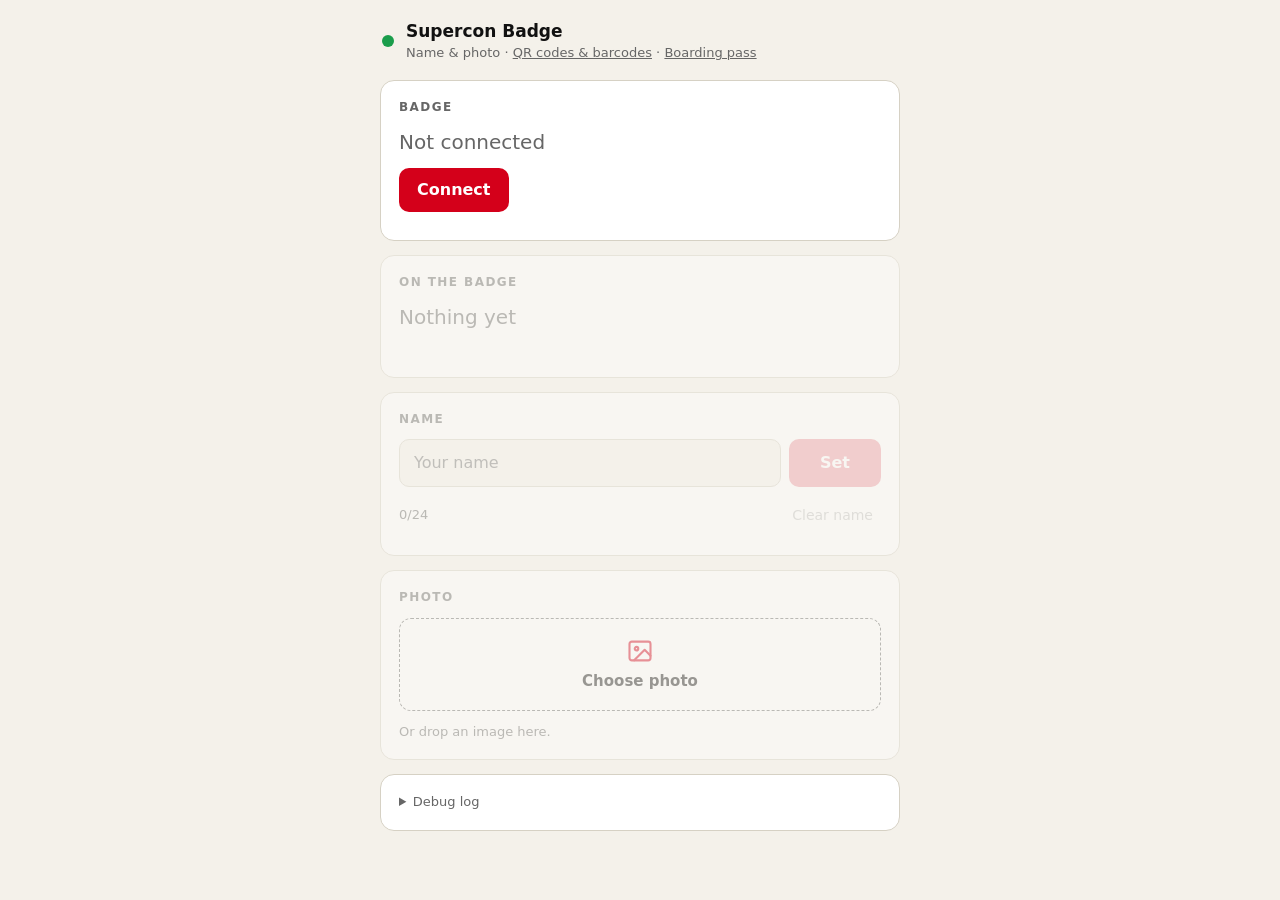
<file: web/webnametag/index.html>
<!DOCTYPE html><html lang=en><head><meta charset=utf-8>
<meta name=viewport content='width=device-width,initial-scale=1,viewport-fit=cover'>
<meta name=color-scheme content='light dark'><title>Badge Nametag</title><link rel=icon href=data:,>
<link rel=stylesheet href=style.css?v=6></head><body><main>
<header><i id=dot></i><div><h1>Supercon Badge</h1><p>Name &amp; photo &middot; <a href=codes.html style='color:inherit'>QR codes &amp; barcodes</a> &middot; <a href=pass.html style='color:inherit'>Boarding pass</a></p></div></header>
<section id=bsec><h2>Badge</h2><p class='cur e' id=bn>Not connected</p>
<form id=cf class=row style='margin-top:12px'><button id=cb type=button>Connect</button></form>
<p class=hint id=ch style='margin-top:10px'></p></section>
<section data-gate><h2>On the badge</h2><p class=cur id=cur></p>
<p class=sub id=sub aria-live=polite><i class=sp></i><span id=sm></span></p></section>
<section data-gate><h2>Name</h2>
<form id=nf method=POST action=/ class=row><input id=ni type=text name=name maxlength=24 placeholder='Your name'
autocomplete=off enterkeyhint=send aria-label=Name><button id=sn>Set</button></form>
<div class=nr><span class=hint id=cn></span><button type=button id=cl class=t>Clear name</button></div></section>
<section id=ps data-gate><h2>Photo</h2><div class=pk>
<input id=f class=v type=file accept='image/*,.heic,.heif'><label for=f><svg viewBox='0 0 24 24'><rect x='3' y='4' width='18' height='16' rx='2'/><circle cx='9' cy='10' r='1.5'/><path d='M21 16l-5-5-9 9'/></svg>Choose photo</label>
<input id=fc class=v type=file accept='image/*' capture=environment><label for=fc id=lc><svg viewBox='0 0 24 24'><path d='M4 8h3l2-3h6l2 3h3v12H4z'/><circle cx='12' cy='13' r='3.5'/></svg>Take photo</label></div>
<p class='hint dh'>Or drop an image here.</p></section>
<section id=dbs><details><summary class=hint>Debug log</summary>
<pre id=dbg style='font:12px/1.4 ui-monospace,Menlo,monospace;white-space:pre-wrap;word-break:break-all;max-height:45vh;overflow:auto;user-select:text;-webkit-user-select:text;margin:10px 0'></pre>
<button type=button id=dbc class=g>Copy log</button></details></section></main>
<div id=sh role=dialog aria-modal=true aria-label='Photo editor'>
<div class=bar><button id=cx type=button class=g>Cancel</button>
<b id=ttl></b>
<button id=ss type=button>Next</button></div>
<div id=pg><i></i></div>
<div id=stg><canvas id=c width=480 height=336></canvas><canvas id=pv width=960 height=672 style='display:none'></canvas>
<div id=ld>Rendering preview...</div></div>
<div class=ctl id=ctl><p class=hint id=hn></p>
<label id=zr><span>Zoom</span><input type=range id=z min=0 max=100 value=0></label>
<div id=cs><div class=seg><button id=bw type=button aria-pressed=false>Black &amp; white</button><button id=br type=button aria-pressed=true>B/W + red</button></div>
<label id=rr><span>Red amount</span><input type=range id=rs min=0 max=100 value=50></label></div></div></div>
<div id=ov><div role=alertdialog aria-modal=true><p id=ovt></p><button id=ovb>OK</button></div></div>
<div id=toast role=status></div>
<script src=ble.js?v=6></script><script src=app.js?v=6></script></body></html>
</file>
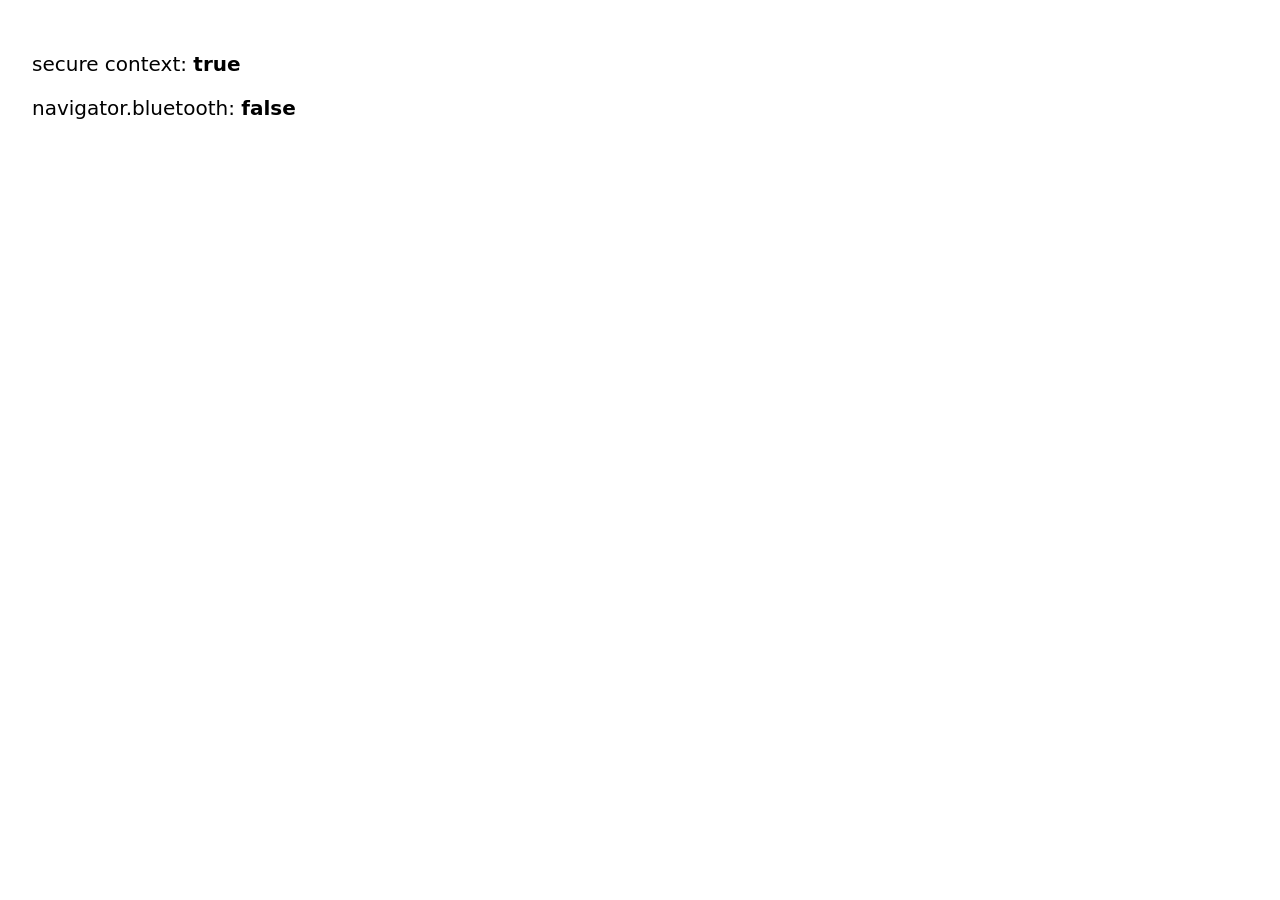
<file: web/webnametag/bt-test.html>
<!doctype html><meta charset=utf-8><meta name=viewport content="width=device-width,initial-scale=1">
<title>BT test</title>
<body style="font:20px system-ui;padding:24px">
<p>secure context: <b id=a></b></p>
<p>navigator.bluetooth: <b id=b></b></p>
<script>
a.textContent=String(window.isSecureContext);
b.textContent=String(!!navigator.bluetooth);
</script>
</file>
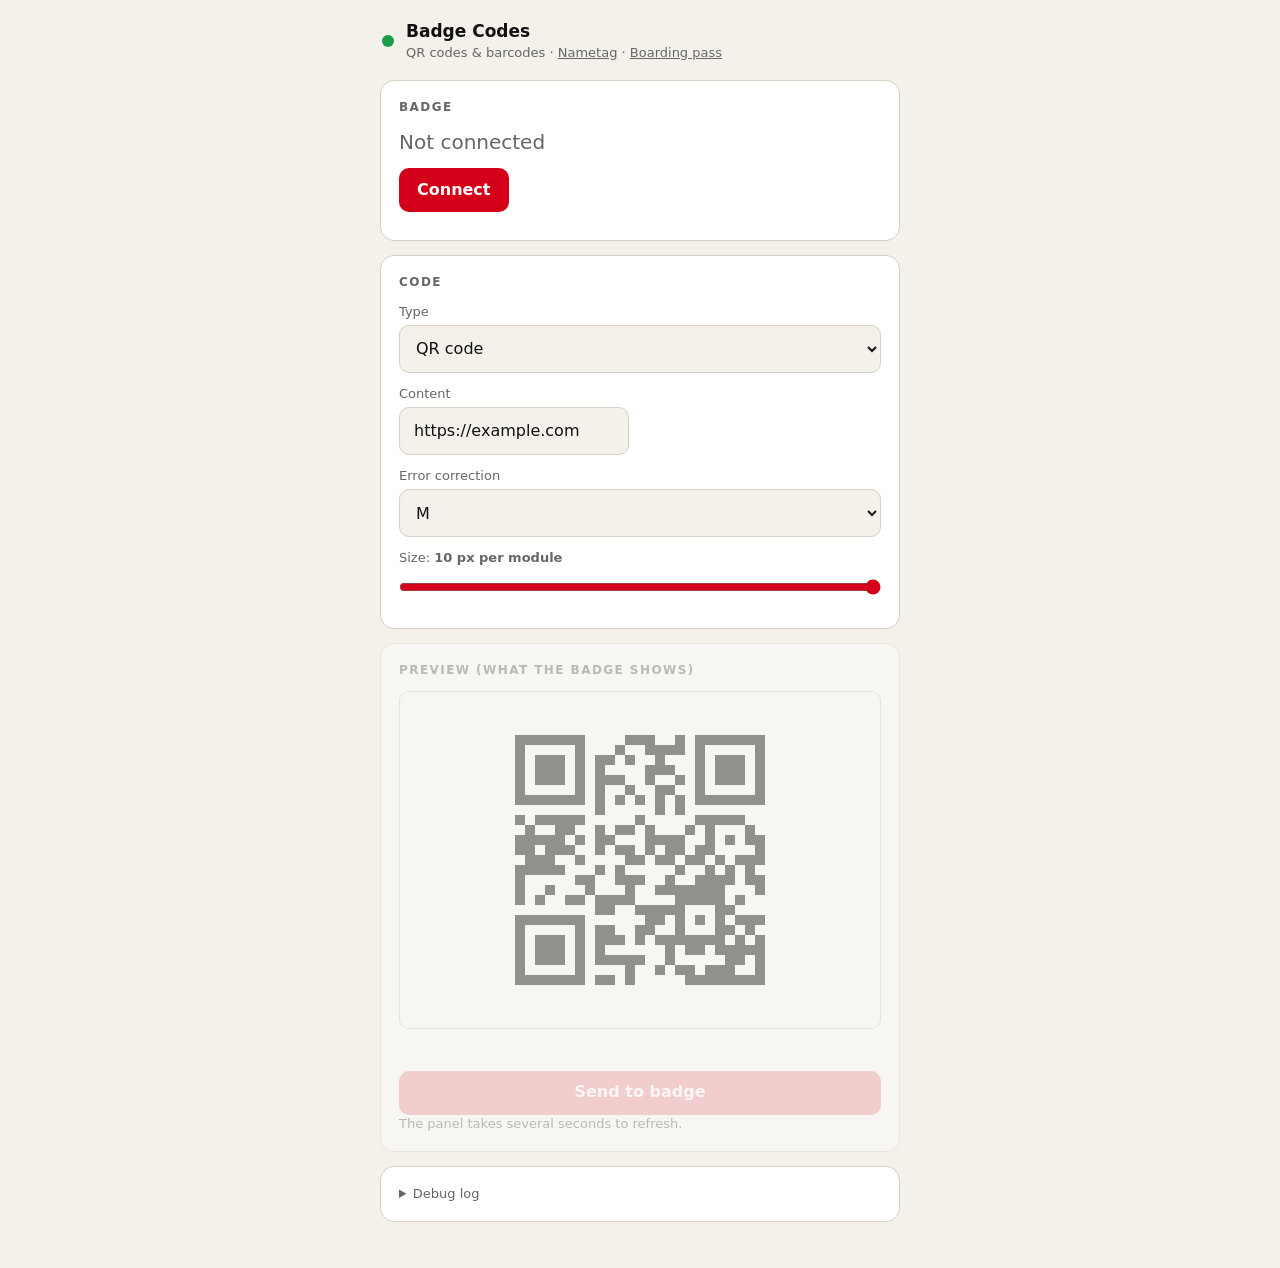
<file: web/webnametag/codes.html>
<!DOCTYPE html><html lang=en><head><meta charset=utf-8>
<meta name=viewport content='width=device-width,initial-scale=1,viewport-fit=cover'>
<meta name=color-scheme content='light dark'><title>Badge Codes</title><link rel=icon href=data:,>
<link rel=stylesheet href=style.css?v=6></head><body><main>
<header><i id=dot></i><div><h1>Badge Codes</h1><p>QR codes &amp; barcodes &middot; <a href=./ style='color:inherit'>Nametag</a> &middot; <a href=pass.html style='color:inherit'>Boarding pass</a></p></div></header>
<section id=bsec><h2>Badge</h2><p class='cur e' id=bn>Not connected</p>
<form class=row style='margin-top:12px'><button id=cb type=button>Connect</button></form>
<p class=hint id=ch style='margin-top:10px'></p></section>
<section><h2>Code</h2>
<label class=f for=fmt>Type</label><select id=fmt>
<option value=qrcode>QR code</option><option value=pdf417>PDF417</option><option value=datamatrix>Data Matrix</option>
<option value=azteccode>Aztec</option><option value=code128>Code 128</option><option value=code39>Code 39</option>
<option value=ean13>EAN-13</option><option value=ean8>EAN-8</option><option value=upca>UPC-A</option>
<option value=interleaved2of5>Interleaved 2 of 5</option></select>
<label class=f for=txt>Content</label><input id=txt type=text value='https://example.com' autocomplete=off autocapitalize=off spellcheck=false>
<div id=ecw><label class=f for=ec>Error correction</label><select id=ec></select></div>
<label class=f for=sz>Size: <b id=szv></b></label><input id=sz type=range min=1 max=1 value=1></section>
<section data-gate><h2>Preview (what the badge shows)</h2><canvas id=cv width=960 height=672></canvas>
<p id=msg role=status></p><button id=go type=button style='width:100%;margin-top:12px'>Send to badge</button>
<p class=hint>The panel takes several seconds to refresh.</p></section>
<section id=dbs><details><summary class=hint>Debug log</summary>
<pre id=dbg style='font:12px/1.4 ui-monospace,Menlo,monospace;white-space:pre-wrap;word-break:break-all;max-height:45vh;overflow:auto;user-select:text;-webkit-user-select:text;margin:10px 0'></pre>
<button type=button id=dbc class=g>Copy log</button></details></section></main>
<div id=ov><div role=alertdialog aria-modal=true><p id=ovt></p><button id=ovb>OK</button></div></div>
<div id=toast role=status></div>
<script src=bwip.js></script><script src=ble.js?v=6></script><script src=codes.js?v=6></script></body></html>
</file>
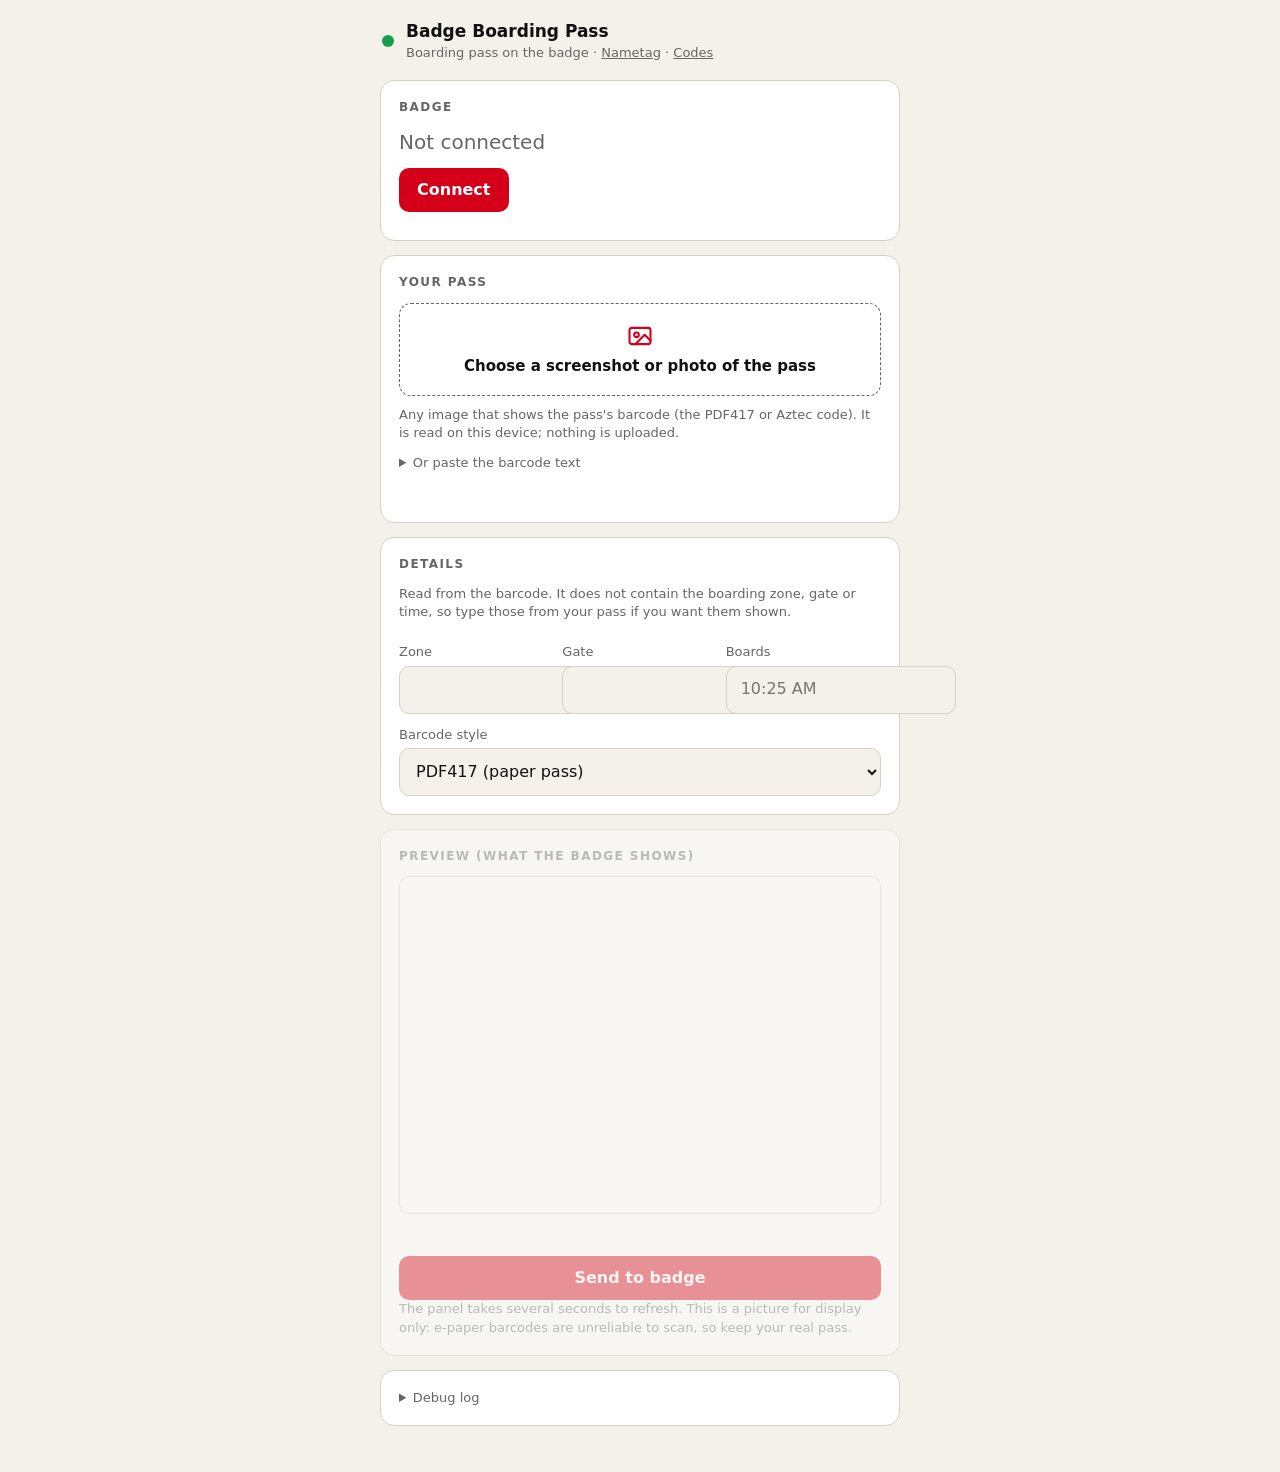
<file: web/webnametag/pass.html>
<!DOCTYPE html><html lang=en><head><meta charset=utf-8>
<meta name=viewport content='width=device-width,initial-scale=1,viewport-fit=cover'>
<meta name=color-scheme content='light dark'><title>Badge Boarding Pass</title><link rel=icon href=data:,>
<link rel=stylesheet href=style.css?v=6></head><body><main>
<header><i id=dot></i><div><h1>Badge Boarding Pass</h1><p>Boarding pass on the badge &middot; <a href=./ style='color:inherit'>Nametag</a> &middot; <a href=codes.html style='color:inherit'>Codes</a></p></div></header>
<section id=bsec><h2>Badge</h2><p class='cur e' id=bn>Not connected</p>
<form class=row style='margin-top:12px'><button id=cb type=button>Connect</button></form>
<p class=hint id=ch style='margin-top:10px'></p></section>
<section><h2>Your pass</h2>
<div class=pk><input class=v type=file id=pf accept='image/*'><label for=pf><svg viewBox='0 0 24 24'><rect x=3 y=5 width=18 height=14 rx=2></rect><circle cx=9 cy=11 r=2></circle><path d='M21 16l-5-5-8 8'></path></svg>Choose a screenshot or photo of the pass</label></div>
<p class=hint style='margin-top:10px'>Any image that shows the pass's barcode (the PDF417 or Aztec code). It is read on this device; nothing is uploaded.</p>
<details style='margin-top:12px'><summary class=hint>Or paste the barcode text</summary>
<textarea id=raw rows=3 spellcheck=false autocapitalize=off style='width:100%;margin-top:8px;font:13px/1.3 ui-monospace,Menlo,monospace;color:var(--fg);background:var(--bg);border:1px solid var(--ln);border-radius:10px;padding:10px'></textarea></details>
<p id=pm role=status style='font-size:14px;margin:12px 0 0;min-height:20px;color:var(--mut)'></p>
<div id=lgw style='display:none'><label class=f for=lg>Flight</label><select id=lg></select></div></section>
<section><h2>Details</h2>
<p class=hint style='margin:0 0 4px'>Read from the barcode. It does not contain the boarding zone, gate or time, so type those from your pass if you want them shown.</p>
<div class=row style='margin-top:10px'><div style='flex:1;min-width:0'><label class=f for=zn>Zone</label><input id=zn type=text maxlength=8 autocomplete=off autocapitalize=characters></div>
<div style='flex:1;min-width:0'><label class=f for=gt>Gate</label><input id=gt type=text maxlength=6 autocomplete=off autocapitalize=characters></div>
<div style='flex:1;min-width:0'><label class=f for=bd>Boards</label><input id=bd type=text maxlength=10 autocomplete=off placeholder='10:25 AM'></div></div>
<label class=f for=bt>Barcode style</label><select id=bt><option value=pdf417>PDF417 (paper pass)</option><option value=azteccode>Aztec (mobile pass)</option></select></section>
<section data-gate><h2>Preview (what the badge shows)</h2><canvas id=cv width=960 height=672></canvas>
<p id=msg role=status></p><button id=go type=button style='width:100%;margin-top:12px'>Send to badge</button>
<p class=hint>The panel takes several seconds to refresh. This is a picture for display only: e-paper barcodes are unreliable to scan, so keep your real pass.</p></section>
<section id=dbs><details><summary class=hint>Debug log</summary>
<pre id=dbg style='font:12px/1.4 ui-monospace,Menlo,monospace;white-space:pre-wrap;word-break:break-all;max-height:45vh;overflow:auto;user-select:text;-webkit-user-select:text;margin:10px 0'></pre>
<button type=button id=dbc class=g>Copy log</button></details></section></main>
<div id=ov><div role=alertdialog aria-modal=true><p id=ovt></p><button id=ovb>OK</button></div></div>
<div id=toast role=status></div>
<script src=bwip.js></script><script src=bcbp.js></script><script src=passdraw.js></script><script src=zxing-reader.js></script>
<script src=ble.js?v=6></script><script src=pass.js?v=1></script></body></html>
</file>
